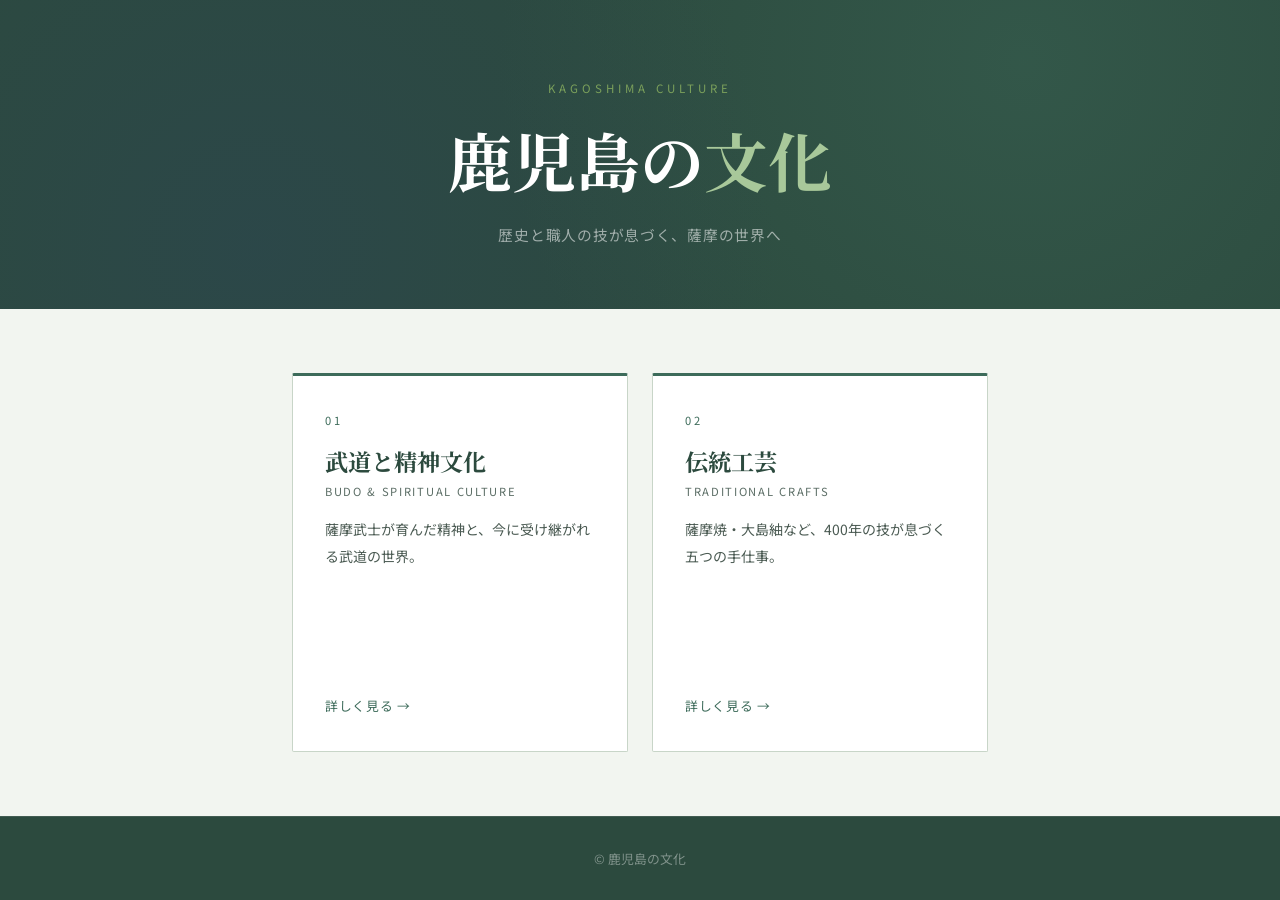
<file: index.html>
<!DOCTYPE html>
<html lang="ja">
<head>
  <meta charset="UTF-8">
  <meta name="viewport" content="width=device-width, initial-scale=1.0">
  <title>鹿児島の文化 - TOPページ</title>
  <link rel="stylesheet" href="css/custom.css">
</head>
<body>

  <header class="top-header">
    <p class="top-label">Kagoshima Culture</p>
    <h1>鹿児島の<span>文化</span></h1>
    <p class="top-subtitle">歴史と職人の技が息づく、薩摩の世界へ</p>
  </header>

  <main class="top-grid">

    <a href="history.html" class="top-card">
      <span class="card-number">01</span>
      <h2 class="card-title">武道と精神文化</h2>
      <p class="card-en">Budo &amp; Spiritual Culture</p>
      <p class="card-desc">薩摩武士が育んだ精神と、今に受け継がれる武道の世界。</p>
      <span class="card-arrow">詳しく見る →</span>
    </a>

    <a href="kagoshima.html" class="top-card">
      <span class="card-number">02</span>
      <h2 class="card-title">伝統工芸</h2>
      <p class="card-en">Traditional Crafts</p>
      <p class="card-desc">薩摩焼・大島紬など、400年の技が息づく五つの手仕事。</p>
      <span class="card-arrow">詳しく見る →</span>
    </a>

  </main>

  <footer class="top-footer">
    <p>© 鹿児島の文化</p>
  </footer>

</body>
</html>
</file>
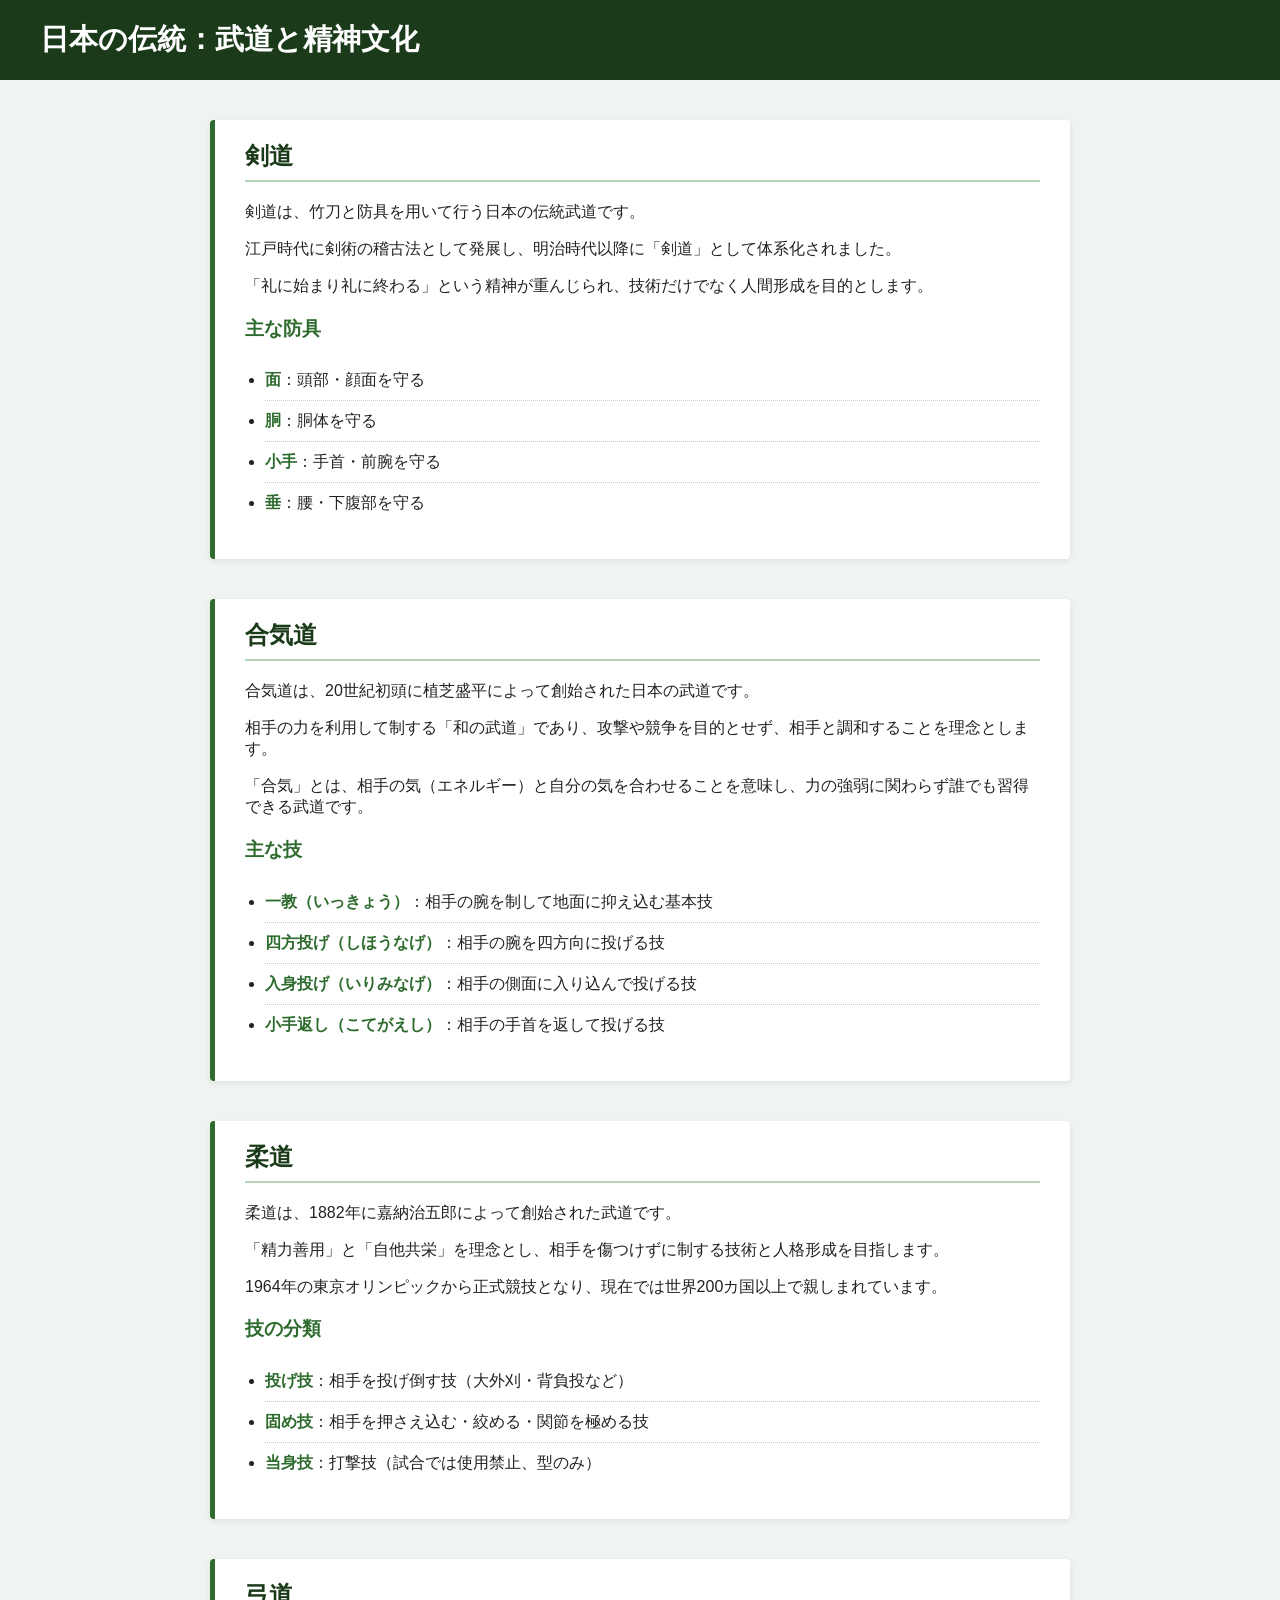
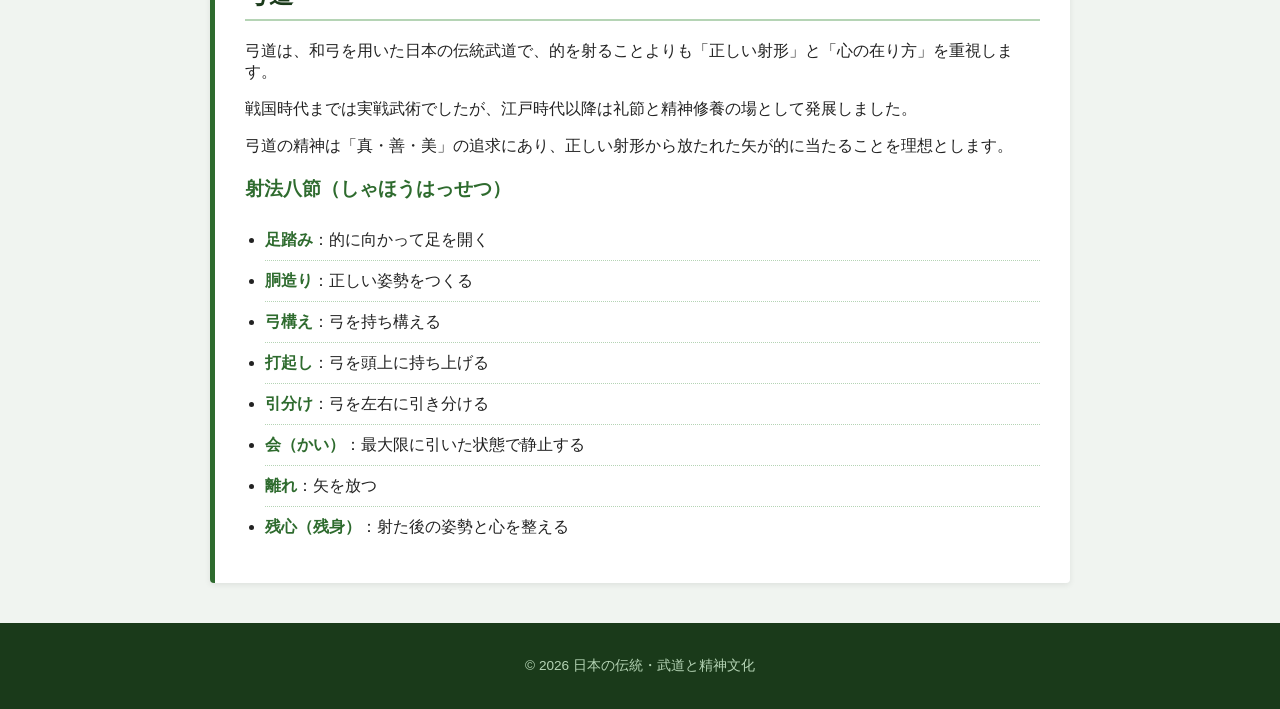
<file: history.html>
<!DOCTYPE html>
<html lang="ja">
<head>
  <meta charset="UTF-8">
  <title>日本の伝統：武道と精神文化</title>
  <link rel="stylesheet" href="css/history.css">
</head>
<body>
  <header>
    <h1>日本の伝統：武道と精神文化</h1>
  </header>

  <main>
    <section id="kendo">
      <h2>剣道</h2>
      <p>剣道は、竹刀と防具を用いて行う日本の伝統武道です。</p>
      <p>江戸時代に剣術の稽古法として発展し、明治時代以降に「剣道」として体系化されました。</p>
      <p>「礼に始まり礼に終わる」という精神が重んじられ、技術だけでなく人間形成を目的とします。</p>
      <h3>主な防具</h3>
      <ul>
        <li><strong>面</strong>：頭部・顔面を守る</li>
        <li><strong>胴</strong>：胴体を守る</li>
        <li><strong>小手</strong>：手首・前腕を守る</li>
        <li><strong>垂</strong>：腰・下腹部を守る</li>
      </ul>
    </section>

    <section id="aikido">
      <h2>合気道</h2>
      <p>合気道は、20世紀初頭に植芝盛平によって創始された日本の武道です。</p>
      <p>相手の力を利用して制する「和の武道」であり、攻撃や競争を目的とせず、相手と調和することを理念とします。</p>
      <p>「合気」とは、相手の気（エネルギー）と自分の気を合わせることを意味し、力の強弱に関わらず誰でも習得できる武道です。</p>
      <h3>主な技</h3>
      <ul>
        <li><strong>一教（いっきょう）</strong>：相手の腕を制して地面に抑え込む基本技</li>
        <li><strong>四方投げ（しほうなげ）</strong>：相手の腕を四方向に投げる技</li>
        <li><strong>入身投げ（いりみなげ）</strong>：相手の側面に入り込んで投げる技</li>
        <li><strong>小手返し（こてがえし）</strong>：相手の手首を返して投げる技</li>
      </ul>
    </section>

    <section id="judo">
      <h2>柔道</h2>
      <p>柔道は、1882年に嘉納治五郎によって創始された武道です。</p>
      <p>「精力善用」と「自他共栄」を理念とし、相手を傷つけずに制する技術と人格形成を目指します。</p>
      <p>1964年の東京オリンピックから正式競技となり、現在では世界200カ国以上で親しまれています。</p>
      <h3>技の分類</h3>
      <ul>
        <li><strong>投げ技</strong>：相手を投げ倒す技（大外刈・背負投など）</li>
        <li><strong>固め技</strong>：相手を押さえ込む・絞める・関節を極める技</li>
        <li><strong>当身技</strong>：打撃技（試合では使用禁止、型のみ）</li>
      </ul>
    </section>

    <section id="kyudo">
      <h2>弓道</h2>
      <p>弓道は、和弓を用いた日本の伝統武道で、的を射ることよりも「正しい射形」と「心の在り方」を重視します。</p>
      <p>戦国時代までは実戦武術でしたが、江戸時代以降は礼節と精神修養の場として発展しました。</p>
      <p>弓道の精神は「真・善・美」の追求にあり、正しい射形から放たれた矢が的に当たることを理想とします。</p>
      <h3>射法八節（しゃほうはっせつ）</h3>
      <ul>
        <li><strong>足踏み</strong>：的に向かって足を開く</li>
        <li><strong>胴造り</strong>：正しい姿勢をつくる</li>
        <li><strong>弓構え</strong>：弓を持ち構える</li>
        <li><strong>打起し</strong>：弓を頭上に持ち上げる</li>
        <li><strong>引分け</strong>：弓を左右に引き分ける</li>
        <li><strong>会（かい）</strong>：最大限に引いた状態で静止する</li>
        <li><strong>離れ</strong>：矢を放つ</li>
        <li><strong>残心（残身）</strong>：射た後の姿勢と心を整える</li>
      </ul>
    </section>
  </main>

  <footer>
    <p>&copy; 2026 日本の伝統・武道と精神文化</p>
  </footer>
</body>
</html>
</file>
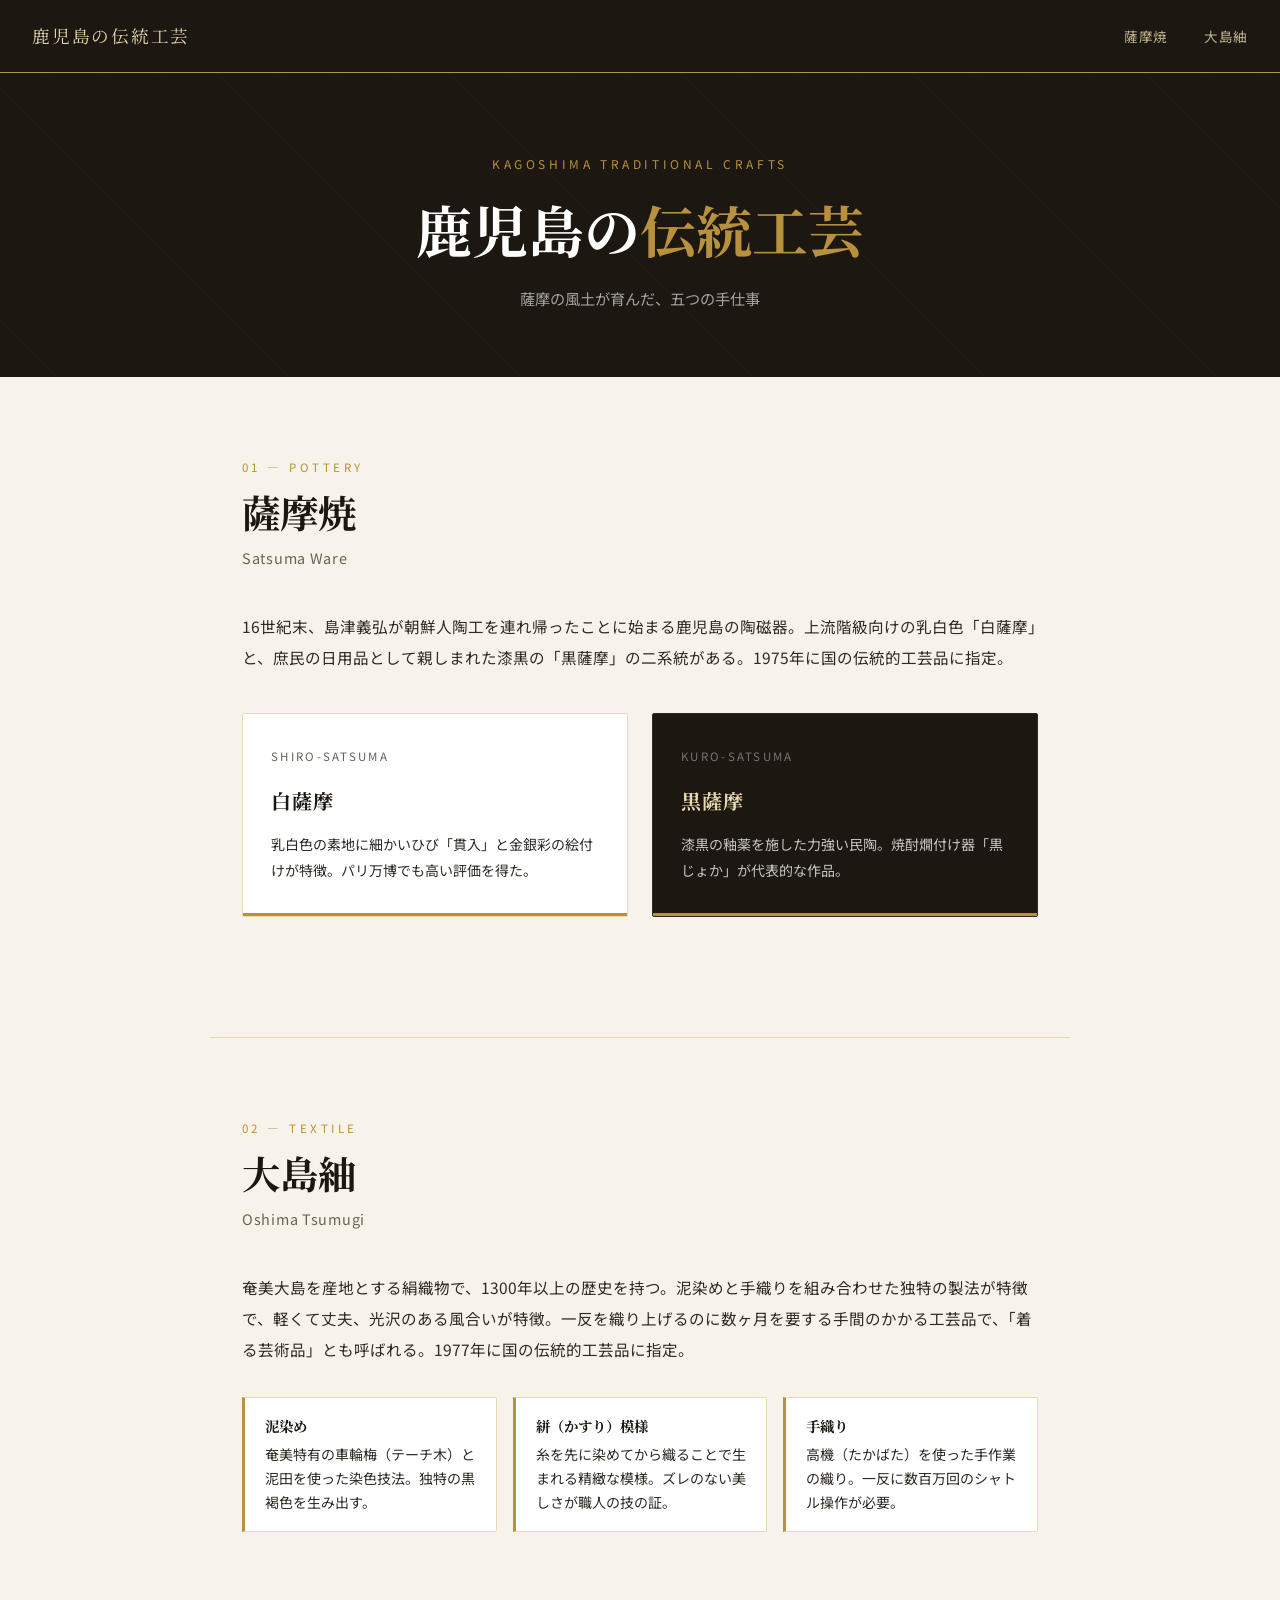
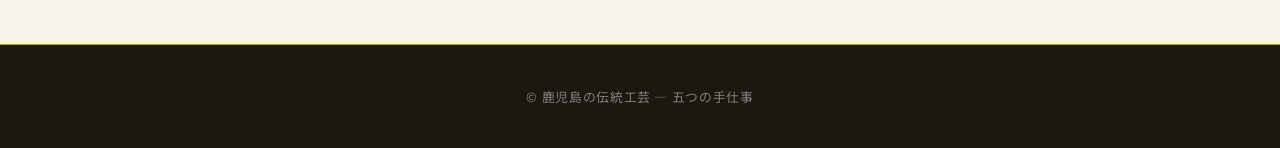
<file: kagoshima.html>
<!DOCTYPE html>
<html lang="ja">
<head>
  <meta charset="UTF-8">
  <meta name="viewport" content="width=device-width, initial-scale=1.0">
  <title>鹿児島の伝統工芸</title>
  <link rel="stylesheet" href="css/kagoshima.css">
</head>
<body>

  <header class="site-header">
    <a href="#top" class="logo">鹿児島の伝統工芸</a>
    <nav class="site-nav">
      <a href="#satsumayaki">薩摩焼</a>
      <a href="#oshima-tsumugi">大島紬</a>
    </nav>
  </header>

  <section class="page-hero" id="top">
    <p class="label">Kagoshima Traditional Crafts</p>
    <h1>鹿児島の<span>伝統工芸</span></h1>
    <p class="subtitle">薩摩の風土が育んだ、五つの手仕事</p>
  </section>

  <main>


    <!-- 01 薩摩焼 -->
    <section class="craft-section" id="satsumayaki">
      <div class="section-header">
        <span class="eyebrow">01 — Pottery</span>
        <h2>薩摩焼</h2>
        <p class="subtitle">Satsuma Ware</p>
      </div>
      <p class="body-text">
        16世紀末、島津義弘が朝鮮人陶工を連れ帰ったことに始まる鹿児島の陶磁器。上流階級向けの乳白色「白薩摩」と、庶民の日用品として親しまれた漆黒の「黒薩摩」の二系統がある。1975年に国の伝統的工芸品に指定。
      </p>
      <div class="dual-cards">
        <div class="dual-card shiro">
          <p class="card-en">Shiro-Satsuma</p>
          <h3 class="card-title">白薩摩</h3>
          <p class="card-body">乳白色の素地に細かいひび「貫入」と金銀彩の絵付けが特徴。パリ万博でも高い評価を得た。</p>
        </div>
        <div class="dual-card kuro">
          <p class="card-en">Kuro-Satsuma</p>
          <h3 class="card-title">黒薩摩</h3>
          <p class="card-body">漆黒の釉薬を施した力強い民陶。焼酎燗付け器「黒じょか」が代表的な作品。</p>
        </div>
      </div>
    </section>

    <!-- 02 大島紬 -->
    <section class="craft-section" id="oshima-tsumugi">
      <div class="section-header">
        <span class="eyebrow">02 — Textile</span>
        <h2>大島紬</h2>
        <p class="subtitle">Oshima Tsumugi</p>
      </div>
      <p class="body-text">
        奄美大島を産地とする絹織物で、1300年以上の歴史を持つ。泥染めと手織りを組み合わせた独特の製法が特徴で、軽くて丈夫、光沢のある風合いが特徴。一反を織り上げるのに数ヶ月を要する手間のかかる工芸品で、「着る芸術品」とも呼ばれる。1977年に国の伝統的工芸品に指定。
      </p>
      <ul class="feature-list">
        <li>
          <strong>泥染め</strong>
          奄美特有の車輪梅（テーチ木）と泥田を使った染色技法。独特の黒褐色を生み出す。
        </li>
        <li>
          <strong>絣（かすり）模様</strong>
          糸を先に染めてから織ることで生まれる精緻な模様。ズレのない美しさが職人の技の証。
        </li>
        <li>
          <strong>手織り</strong>
          高機（たかばた）を使った手作業の織り。一反に数百万回のシャトル操作が必要。
        </li>
      </ul>
    </section>

  </main>

  <footer class="site-footer">
    <p>© 鹿児島の伝統工芸 — 五つの手仕事</p>
  </footer>

</body>
</html>
</file>
<file: css/custom.css>
@import url('https://fonts.googleapis.com/css2?family=Noto+Serif+JP:wght@400;700&family=Noto+Sans+JP:wght@400;500&display=swap');

*, *::before, *::after { box-sizing: border-box; margin: 0; padding: 0; }

:root {
  --bg:         #F2F5F0;
  --ink:        #1A2420;
  --green-dark: #2C4A3E;
  --green-mid:  #3D6B5A;
  --ai:         #2B4162;
  --accent:     #7BA05B;
  --muted:      #5C6E66;
  --white:      #FFFFFF;
  --border:     #C8D5C8;
  --font-serif: 'Noto Serif JP', serif;
  --font-sans:  'Noto Sans JP', sans-serif;
}

body {
  font-family: var(--font-sans);
  background-color: var(--bg);
  color: var(--ink);
  min-height: 100vh;
  display: flex;
  flex-direction: column;
}

/* --- ヘッダー --- */
.top-header {
  background-color: var(--green-dark);
  padding: 5rem 2rem 4rem;
  text-align: center;
  position: relative;
  overflow: hidden;
}

.top-header::before {
  content: '';
  position: absolute;
  inset: 0;
  background-image: radial-gradient(circle at 20% 80%, rgba(43,65,98,0.3) 0%, transparent 50%),
                    radial-gradient(circle at 80% 20%, rgba(61,107,90,0.4) 0%, transparent 50%);
}

.top-label {
  font-size: 0.72rem;
  letter-spacing: 0.35em;
  color: var(--accent);
  text-transform: uppercase;
  margin-bottom: 1.2rem;
  position: relative;
}

.top-header h1 {
  font-family: var(--font-serif);
  font-size: clamp(2.2rem, 6vw, 4rem);
  font-weight: 700;
  color: var(--white);
  line-height: 1.4;
  position: relative;
}

.top-header h1 span { color: #A8C89A; }

.top-subtitle {
  font-size: 0.92rem;
  color: rgba(255,255,255,0.55);
  margin-top: 1.2rem;
  position: relative;
  letter-spacing: 0.05em;
}

/* --- カードグリッド --- */
.top-grid {
  max-width: 760px;
  margin: 0 auto;
  padding: 4rem 2rem;
  display: grid;
  grid-template-columns: 1fr 1fr;
  gap: 1.5rem;
  flex: 1;
}

.top-card {
  display: flex;
  flex-direction: column;
  background-color: var(--white);
  border: 1px solid var(--border);
  border-top: 3px solid var(--green-mid);
  padding: 2.25rem 2rem;
  text-decoration: none;
  color: var(--ink);
  border-radius: 2px;
  transition: transform 0.2s, box-shadow 0.2s;
}

.top-card:hover {
  transform: translateY(-4px);
  box-shadow: 0 8px 24px rgba(44,74,62,0.12);
}

.card-number {
  font-size: 0.7rem;
  letter-spacing: 0.25em;
  color: var(--green-mid);
  margin-bottom: 1rem;
}

.card-title {
  font-family: var(--font-serif);
  font-size: 1.45rem;
  font-weight: 700;
  color: var(--green-dark);
  margin-bottom: 0.3rem;
}

.card-en {
  font-size: 0.7rem;
  letter-spacing: 0.15em;
  text-transform: uppercase;
  color: var(--muted);
  margin-bottom: 1.1rem;
}

.card-desc {
  font-size: 0.875rem;
  color: #4A5A52;
  line-height: 1.9;
  flex: 1;
  margin-bottom: 1.5rem;
}

.card-arrow {
  font-size: 0.8rem;
  color: var(--green-mid);
  letter-spacing: 0.05em;
}

/* --- フッター --- */
.top-footer {
  background-color: var(--green-dark);
  color: rgba(255,255,255,0.4);
  text-align: center;
  padding: 2rem;
  font-size: 0.8rem;
  border-top: 1px solid rgba(255,255,255,0.1);
}

/* --- レスポンシブ --- */
@media (max-width: 560px) {
  .top-grid { grid-template-columns: 1fr; padding: 2.5rem 1.25rem; }
  .top-header { padding: 3.5rem 1.5rem 3rem; }
}
</file>
<file: css/history.css>
body {
  font-family: "Hiragino Kaku Gothic ProN", "Meiryo", sans-serif;
  background-color: #f0f4f0;
  color: #222;
  margin: 0;
  padding: 0;
}

header {
  background-color: #1a3a1a;
  color: #fff;
  padding: 20px 40px;
}

header h1 {
  margin: 0;
  font-size: 1.8rem;
}

main {
  max-width: 860px;
  margin: 40px auto;
  padding: 0 20px;
}

section {
  background-color: #fff;
  border-left: 5px solid #2e6b2e;
  margin-bottom: 40px;
  padding: 20px 30px;
  border-radius: 4px;
  box-shadow: 0 2px 6px rgba(0,0,0,0.08);
}

h2 {
  color: #1a3a1a;
  border-bottom: 2px solid #b5d4b5;
  padding-bottom: 8px;
  margin-top: 0;
}

h3 { color: #2e6b2e; }

ul { padding-left: 20px; line-height: 2; }

li strong { color: #2e6b2e; }

/* 004で追加：リスト区切り線 */
section ul li {
  border-bottom: 1px dotted #b5d4b5;
  padding: 4px 0;
}

section ul li:last-child {
  border-bottom: none;
}

footer {
  text-align: center;
  padding: 20px;
  background-color: #1a3a1a;
  color: #b5d4b5;
  font-size: 0.85rem;
}
</file>
<file: css/kagoshima.css>
/* ===========================
   鹿児島の伝統工芸 - スタイル
   =========================== */

@import url('https://fonts.googleapis.com/css2?family=Noto+Serif+JP:wght@400;600;700&family=Noto+Sans+JP:wght@400;500&display=swap');

*, *::before, *::after {
  box-sizing: border-box;
  margin: 0;
  padding: 0;
}

:root {
  --cream:      #F7F2EA;
  --ink:        #1C1710;
  --gold:       #B8913E;
  --gold-light: #E8D9B0;
  --charcoal:   #2E2A24;
  --muted:      #6B6257;
  --white:      #FFFFFF;

  --font-serif: 'Noto Serif JP', serif;
  --font-sans:  'Noto Sans JP', sans-serif;
}

html { scroll-behavior: smooth; }

body {
  font-family: var(--font-sans);
  background-color: var(--cream);
  color: var(--ink);
  line-height: 1.8;
  font-size: 16px;
}

/* --- ヘッダー --- */
.site-header {
  background-color: var(--ink);
  padding: 1.25rem 2rem;
  display: flex;
  align-items: center;
  justify-content: space-between;
  position: sticky;
  top: 0;
  z-index: 100;
  border-bottom: 1px solid var(--gold);
}

.site-header .logo {
  font-family: var(--font-serif);
  font-size: 1.1rem;
  color: var(--gold-light);
  letter-spacing: 0.1em;
  text-decoration: none;
}

.site-nav a {
  font-size: 0.85rem;
  color: var(--gold-light);
  text-decoration: none;
  margin-left: 2rem;
  letter-spacing: 0.05em;
  opacity: 0.8;
  transition: opacity 0.2s;
}

.site-nav a:hover { opacity: 1; }

/* --- ヒーロー --- */
.page-hero {
  background-color: var(--ink);
  padding: 5rem 2rem 4rem;
  text-align: center;
  position: relative;
  overflow: hidden;
}

.page-hero::before {
  content: '';
  position: absolute;
  inset: 0;
  background: repeating-linear-gradient(
    45deg,
    transparent, transparent 40px,
    rgba(184,145,62,0.04) 40px,
    rgba(184,145,62,0.04) 41px
  );
}

.page-hero .label {
  font-size: 0.75rem;
  letter-spacing: 0.3em;
  color: var(--gold);
  text-transform: uppercase;
  margin-bottom: 1.2rem;
  position: relative;
}

.page-hero h1 {
  font-family: var(--font-serif);
  font-size: clamp(2rem, 5vw, 3.5rem);
  font-weight: 700;
  color: var(--white);
  line-height: 1.3;
  position: relative;
}

.page-hero h1 span { color: var(--gold); }

.page-hero .subtitle {
  font-size: 0.95rem;
  color: rgba(255,255,255,0.6);
  margin-top: 1.2rem;
  position: relative;
}

/* --- セクション共通 --- */
.craft-section {
  max-width: 860px;
  margin: 0 auto;
  padding: 5rem 2rem;
}

.craft-section + .craft-section {
  border-top: 1px solid var(--gold-light);
}

/* --- 見出し --- */
.section-header { margin-bottom: 2.5rem; }

.section-header .eyebrow,
.subsection-header .eyebrow {
  font-size: 0.72rem;
  letter-spacing: 0.3em;
  color: var(--gold);
  text-transform: uppercase;
  display: block;
  margin-bottom: 0.6rem;
}

.section-header h2 {
  font-family: var(--font-serif);
  font-size: clamp(1.6rem, 3vw, 2.4rem);
  font-weight: 700;
  color: var(--ink);
  line-height: 1.3;
}

.section-header .subtitle {
  font-size: 0.9rem;
  color: var(--muted);
  margin-top: 0.5rem;
  letter-spacing: 0.05em;
}

.subsection-header {
  margin: 3rem 0 1.5rem;
}

.subsection-header h3 {
  font-family: var(--font-serif);
  font-size: 1.2rem;
  font-weight: 600;
  color: var(--ink);
}

/* --- 本文 --- */
.body-text {
  font-size: 0.97rem;
  color: var(--charcoal);
  line-height: 2;
  margin-bottom: 1.6rem;
}

/* --- プルクォート --- */
.pull-quote {
  border-left: 2px solid var(--gold);
  margin: 2.5rem 0;
  padding: 1.25rem 1.75rem;
  background-color: var(--white);
}

.pull-quote p {
  font-family: var(--font-serif);
  font-size: 1.05rem;
  color: var(--charcoal);
  line-height: 1.9;
  font-style: italic;
}

/* --- 白薩摩・黒薩摩カード --- */
.dual-cards {
  display: grid;
  grid-template-columns: 1fr 1fr;
  gap: 1.5rem;
  margin: 2.5rem 0;
}

.dual-card {
  padding: 2rem 1.75rem;
  border-radius: 2px;
  position: relative;
}

.dual-card::after {
  content: '';
  position: absolute;
  bottom: 0; left: 0; right: 0;
  height: 3px;
  background-color: var(--gold);
}

.dual-card.shiro {
  background-color: var(--white);
  border: 1px solid var(--gold-light);
}

.dual-card.kuro {
  background-color: var(--ink);
  border: 1px solid var(--charcoal);
}

.dual-card .card-title {
  font-family: var(--font-serif);
  font-size: 1.25rem;
  font-weight: 700;
  margin-bottom: 0.75rem;
  letter-spacing: 0.05em;
}

.dual-card.shiro .card-title { color: var(--ink); }
.dual-card.kuro  .card-title { color: var(--gold-light); }

.dual-card .card-en {
  font-size: 0.72rem;
  letter-spacing: 0.2em;
  text-transform: uppercase;
  margin-bottom: 1rem;
}

.dual-card.shiro .card-en { color: var(--muted); }
.dual-card.kuro  .card-en { color: rgba(255,255,255,0.4); }

.dual-card .card-body { font-size: 0.875rem; line-height: 1.9; }
.dual-card.shiro .card-body { color: var(--charcoal); }
.dual-card.kuro  .card-body { color: rgba(255,255,255,0.75); }

/* --- 特徴リスト --- */
.feature-list {
  list-style: none;
  margin: 2rem 0;
  display: grid;
  grid-template-columns: repeat(auto-fit, minmax(220px, 1fr));
  gap: 1rem;
}

.feature-list li {
  background-color: var(--white);
  border: 1px solid var(--gold-light);
  border-left: 3px solid var(--gold);
  padding: 1rem 1.25rem;
  font-size: 0.875rem;
  color: var(--charcoal);
  line-height: 1.7;
  border-radius: 0 2px 2px 0;
}

.feature-list li strong {
  display: block;
  font-family: var(--font-serif);
  font-size: 0.9rem;
  color: var(--ink);
  margin-bottom: 0.3rem;
}

/* --- タイムライン --- */
.timeline {
  margin: 1rem 0 2.5rem;
  position: relative;
  padding-left: 2rem;
}

.timeline::before {
  content: '';
  position: absolute;
  left: 0; top: 6px; bottom: 6px;
  width: 1px;
  background-color: var(--gold-light);
}

.timeline-item {
  position: relative;
  margin-bottom: 2rem;
  padding-left: 1.25rem;
}

.timeline-item::before {
  content: '';
  position: absolute;
  left: -2rem; top: 7px;
  width: 8px; height: 8px;
  border-radius: 50%;
  background-color: var(--gold);
  border: 2px solid var(--cream);
  box-shadow: 0 0 0 1px var(--gold);
}

.timeline-item .year {
  font-family: var(--font-serif);
  font-size: 0.8rem;
  color: var(--gold);
  letter-spacing: 0.1em;
  margin-bottom: 0.3rem;
}

.timeline-item .event {
  font-size: 0.9rem;
  color: var(--charcoal);
  line-height: 1.8;
}

/* --- フッター --- */
.site-footer {
  background-color: var(--ink);
  color: rgba(255,255,255,0.45);
  text-align: center;
  padding: 2.5rem 2rem;
  font-size: 0.8rem;
  letter-spacing: 0.05em;
  border-top: 1px solid var(--gold);
}

/* --- レスポンシブ --- */
@media (max-width: 600px) {
  .dual-cards { grid-template-columns: 1fr; }
  .site-nav { display: none; }
  .page-hero { padding: 3.5rem 1.5rem 3rem; }
  .craft-section { padding: 3rem 1.25rem; }
}
</file>
